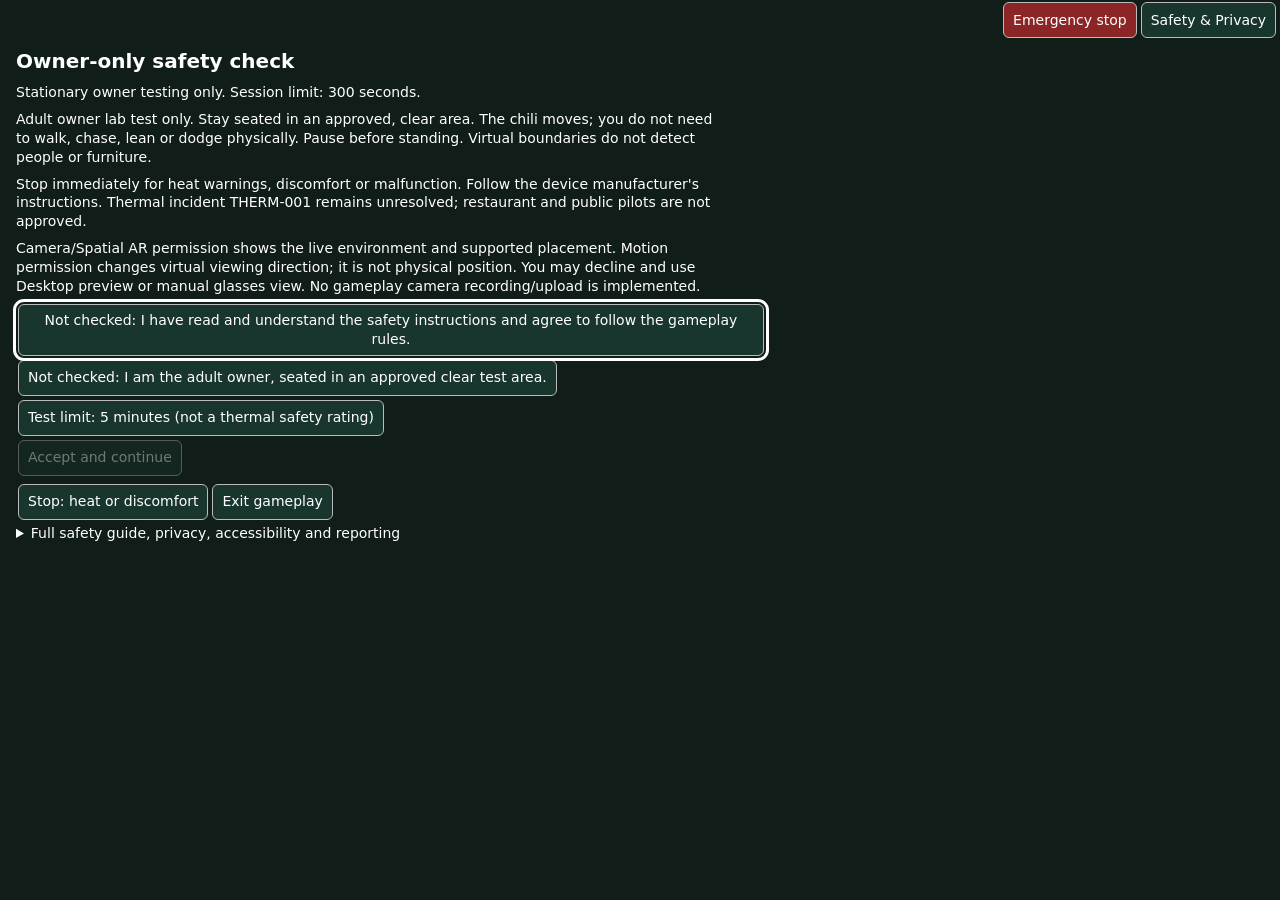
<file: site/index.html>
<!doctype html><html lang="en"><head>
<meta charset="UTF-8"><meta name="viewport" content="width=device-width,initial-scale=1,viewport-fit=cover"><meta name="theme-color" content="#14211e"><title>Chili Chase AR</title>  <script type="module" crossorigin src="./assets/phone-DCuYboCu.js"></script>
  <link rel="modulepreload" crossorigin href="./assets/modulepreload-polyfill-B5Qt9EMX.js">
  <link rel="modulepreload" crossorigin href="./assets/preload-helper-PPVm8Dsz.js">
</head><body>
<video id="camera" autoplay muted playsinline aria-label="Live rear camera"></video>
<canvas id="game" aria-label="Chili AR scene. Drag to aim independently of viewing direction."></canvas>
<main id="hud" data-layout="smart">
<div id="aim-surface" aria-label="Touch aiming surface"></div>
<header><h1>Chili Chase</h1><span><b id="xp">0</b> XP · <b id="tokens">0</b> practice tokens</span></header>
<p id="mode">Real world AR prototype</p><p id="message" role="status" aria-live="polite">Preparing your chili…</p>
<div id="stats">Health <b id="health">100</b> · Ammo <b id="ammo">30</b> · Score <b id="score">0</b> · Wave <b id="wave">1</b></div>
<details id="settings"><summary>Options</summary><label>HUD <select id="hud-mode"><option value="natural">Natural AR</option><option value="smart" selected>Smart HUD</option><option value="full">Full mobile HUD</option></select></label>
<nav><button id="pause">Pause</button><button id="again">New chili</button><button id="motion">Enable device view</button><button id="recenter">Recenter view</button><button id="exit">Exit</button><button id="debug">Details</button><button id="place" hidden>Place chili</button><button id="cover" hidden>Mark cover</button></nav>
<nav class="platform-links" aria-label="Chili Chase tools"><a href="./admin.html">World Builder / Admin</a><a href="./glasses.html">Glasses gameplay</a></nav>
<label>Placement <select id="surface-kind"><option value="floor">Floor / tabletop</option><option value="wall">Wall</option><option value="ceiling">Ceiling (if detected)</option></select></label><button id="inspect-assets">Check original drone assets</button>
<label>Sound <input id="volume" type="range" min="0" max="1" step=".05" value=".3"></label><label><input id="mute" type="checkbox"> Mute</label>
<label>Personality <select id="personality"><option value="trickster">Trickster</option><option value="coward">Coward</option><option value="fighter">Fighter</option><option value="sneaky">Sneaky</option><option value="show-off">Show-off</option></select> (next chili)</label>
<label><input id="flight-clear" type="checkbox"> I checked the space above this patch is clear</label><button id="drone-arrival">Drone arrival</button>
</details><p id="rodeo-status" hidden role="status"></p><button id="start-rodeo" hidden>Start Token Rush</button><p id="movement-status" hidden role="status"></p><div id="placement-actions"><button id="boundary" hidden>Map movement patch</button><button id="corner" hidden>Mark corner</button></div>
<div id="aim" aria-hidden="true"></div><div id="move-pad" hidden aria-label="Preview movement joystick">MOVE<br>preview only</div><button id="capture" disabled>Tag chili</button><p id="chili-vision-status" role="status" aria-live="polite" style="margin:.2em 0;font-size:.8em;opacity:.75">Chili Vision: off</p><pre id="diagnostics" hidden></pre>
<section id="launch"><div class="card"><h2>Chilis in your surroundings.</h2><p>Open your camera, drag your finger to aim, then tag a chili twice to catch it. View movement influences its attention independently of your aim.</p><p>Supported phones use spatial AR surface placement. Camera overlay is a demonstration without world tracking, depth, or occlusion.</p><button id="start" disabled>Loading character…</button><button id="overlay" disabled>Camera overlay</button><button id="preview" disabled>Desktop preview</button><p id="loading">Loading original animated chili</p></div></section>
</main></body></html>
</file>
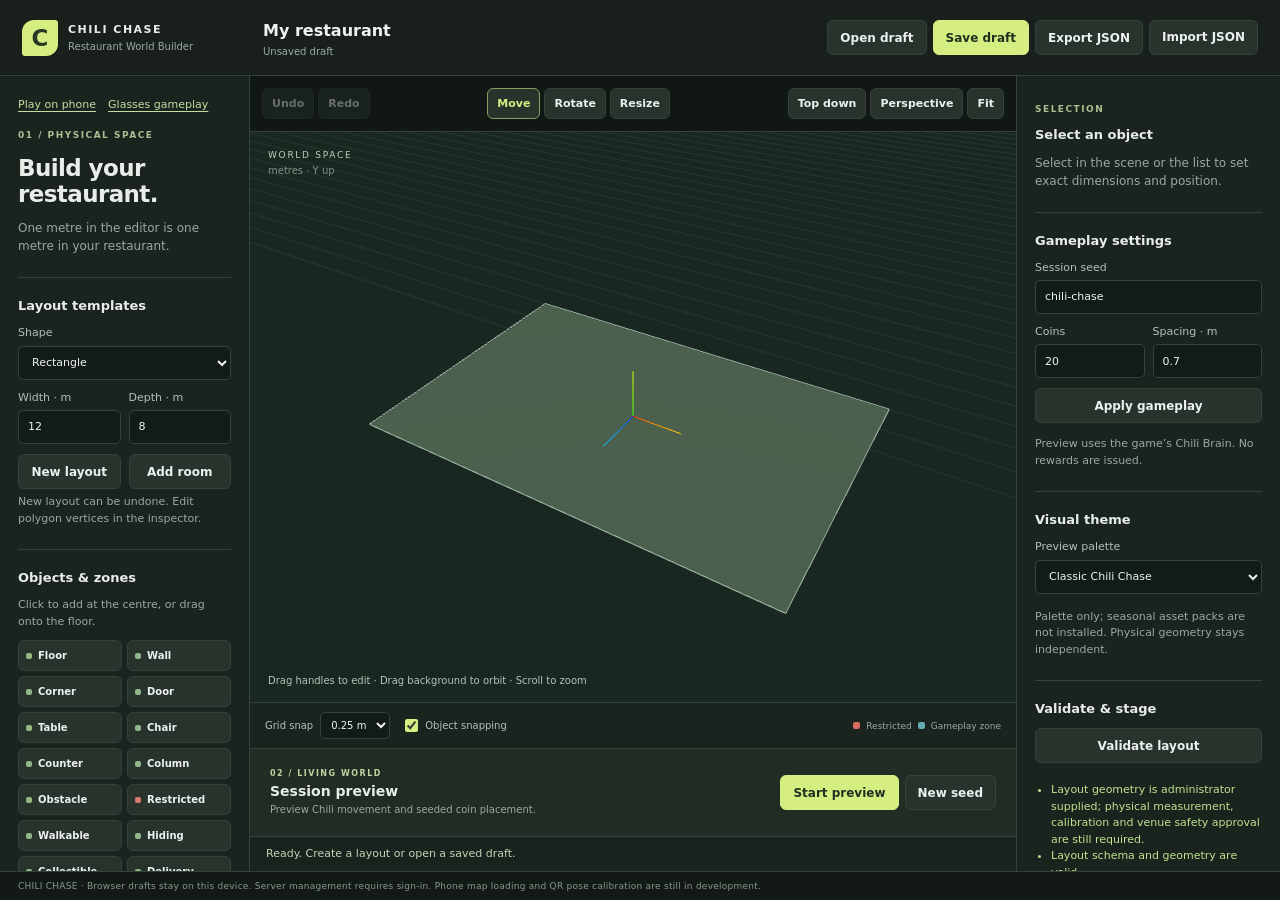
<file: site/admin.html>
<!doctype html>
<html lang="en">
<head><meta charset="UTF-8"><meta name="viewport" content="width=device-width,initial-scale=1"><meta name="color-scheme" content="dark"><title>Chili Chase · World Builder</title>  <script type="module" crossorigin src="./assets/admin-CTJxmM2O.js"></script>
  <link rel="modulepreload" crossorigin href="./assets/modulepreload-polyfill-B5Qt9EMX.js">
  <link rel="modulepreload" crossorigin href="./assets/defense-pose-CPFj2ICZ.js">
  <link rel="modulepreload" crossorigin href="./assets/world-environment-VU_yLYK3.js">
  <link rel="modulepreload" crossorigin href="./assets/presence-DaGJuib7.js">
  <link rel="stylesheet" crossorigin href="./assets/admin-BKY9SyTE.css">
</head>
<body>
  <div id="builder">
    <header class="app-header"><div class="brand"><span class="brand-mark">C</span><div><strong>CHILI CHASE</strong><span>Restaurant World Builder</span></div></div><div class="document-title"><input id="world-name" aria-label="Restaurant name" maxlength="100"><span id="save-state">Unsaved draft</span></div><div class="file-actions"><button id="load">Open draft</button><button id="save" class="accent">Save draft</button><button id="export">Export JSON</button><label class="button">Import JSON<input type="file" id="import" accept=".json,application/json" hidden></label></div></header>
    <aside class="library panel">
      <nav class="platform-links" aria-label="Chili Chase platform"><a href="./index.html">Play on phone</a><a href="./glasses.html">Glasses gameplay</a></nav>
      <p class="eyebrow">01 / Physical space</p><h1>Build your restaurant.</h1><p class="muted">One metre in the editor is one metre in your restaurant.</p>
      <section><h2>Layout templates</h2><label>Shape<select id="template"></select></label><div class="two"><label>Width · m<input id="template-width" type="number" min="1" max="100" value="12" step=".5"></label><label>Depth · m<input id="template-depth" type="number" min="1" max="100" value="8" step=".5"></label></div><div class="two"><button id="new-layout">New layout</button><button id="add-room">Add room</button></div><p class="hint">New layout can be undone. Edit polygon vertices in the inspector.</p></section>
      <section><h2>Objects & zones</h2><p class="hint">Click to add at the centre, or drag onto the floor.</p><div id="palette" class="palette"></div></section>
      <section><h2>Scene <span id="object-count"></span></h2><div id="scene-tree" class="scene-tree" aria-label="Scene objects"></div></section>
    </aside>
    <main class="workspace">
      <div class="toolbar"><div><button id="undo" title="Ctrl+Z">Undo</button><button id="redo" title="Ctrl+Shift+Z">Redo</button></div><div class="segmented" aria-label="Transform mode"><button id="move" aria-pressed="true">Move</button><button id="rotate" aria-pressed="false">Rotate</button><button id="resize" aria-pressed="false">Resize</button></div><div><button id="top">Top down</button><button id="perspective">Perspective</button><button id="frame">Fit</button></div></div>
      <div id="viewport" aria-label="Interactive restaurant layout"><div class="view-badge">WORLD SPACE <span>metres · Y up</span></div><div class="view-help">Drag handles to edit · Drag background to orbit · Scroll to zoom</div></div>
      <div class="view-settings"><label>Grid snap <select id="grid-snap"><option value="0">Off</option><option value=".1">0.1 m</option><option value=".25" selected>0.25 m</option><option value=".5">0.5 m</option><option value="1">1 m</option></select></label><label class="check"><input type="checkbox" id="object-snap" checked> Object snapping</label><div class="legend"><span class="swatch restricted"></span>Restricted<span class="swatch region"></span>Gameplay zone</div></div>
      <div class="preview-bar"><div><p class="eyebrow">02 / Living world</p><strong>Session preview</strong><p id="preview-status">Preview Chili movement and seeded coin placement.</p></div><div><button id="preview" class="accent">Start preview</button><button id="regenerate">New seed</button></div></div>
      <div id="status" role="status" aria-live="polite">Ready. Create a layout or open a saved draft.</div>
    </main>
    <aside class="inspector panel">
      <section><p class="eyebrow">Selection</p><h2 id="selection-name">Select an object</h2><form id="properties" hidden><label>Name<input id="item-name" maxlength="100"></label><div class="two"><label>X · m<input id="item-x" type="number" step=".25"></label><label>Z · m<input id="item-z" type="number" step=".25"></label></div><div class="two"><label>Width · m<input id="item-width" type="number" min=".05" step=".1"></label><label>Depth · m<input id="item-depth" type="number" min=".05" step=".1"></label></div><label id="height-field">Height · m<input id="item-height" type="number" min=".01" step=".1"></label><label>Rotation · degrees<input id="item-rotation" type="number" step="15"></label><label id="asset-field">Visual asset<select id="item-asset"><option value="">Simple geometry</option><option value="chili">Original Chili</option><option value="drone">Original drone</option><option value="cargo">Cargo crate</option><option value="token">Chili coin</option></select></label><label id="polygon-field" hidden>Local vertices · x,z per line<textarea id="item-points" rows="6" spellcheck="false"></textarea></label><button type="submit" class="accent full">Apply changes</button><div class="two"><button id="duplicate" type="button">Duplicate</button><button id="delete" type="button">Delete</button></div></form><p id="selection-help" class="muted">Select in the scene or the list to set exact dimensions and position.</p></section>
      <section><h2>Gameplay settings</h2><label>Session seed<input id="seed" maxlength="100" value="chili-chase"></label><div class="two"><label>Coins<input id="coin-count" type="number" min="0" max="200" value="20"></label><label>Spacing · m<input id="coin-spacing" type="number" min=".1" max="10" step=".1" value=".7"></label></div><button id="apply-gameplay" class="full">Apply gameplay</button><p class="hint">Preview uses the game’s Chili Brain. No rewards are issued.</p></section>
      <section><h2>Visual theme</h2><label>Preview palette<select id="theme"><option value="classic">Classic Chili Chase</option><option value="halloween">Halloween</option><option value="christmas">Christmas</option></select></label><p class="hint">Palette only; seasonal asset packs are not installed. Physical geometry stays independent.</p></section>
      <section><h2>Validate & stage</h2><button id="validate" class="full">Validate layout</button><ul id="validation" aria-live="polite"></ul><button id="publish" class="full">Stage local revision</button><p id="publish-status" class="hint">Saves a separate validated snapshot in this browser. Restaurant server publishing is not connected.</p></section>
      <section><h2>Restaurant administration</h2><p id="backend-info" class="hint">Browser draft editing is available here. Private restaurant data and server publication require an authenticated backend.</p><fieldset id="server-form" class="server-controls" disabled><legend class="hint">Local server sign-in</legend><label>Access token<input id="server-token" type="password" autocomplete="off" spellcheck="false"></label><div class="two"><button id="server-connect">Connect</button><button id="server-disconnect">Disconnect</button></div><label>Server restaurants<select id="server-worlds"><option value="">Choose a server draft</option></select></label><button id="server-open" class="full">Open server draft</button><div class="two"><button id="server-save">Save to server</button><button id="server-publish">Publish to server</button></div><button id="server-export-published" class="full" disabled>Export published map</button></fieldset><p class="hint">Published files contain configuration only. Applying layouts to phone AR and marker-based calibration are still in development.</p><p id="server-status" class="hint" role="status">Checking backend availability. No credentials are stored in browser storage.</p></section>
      <section><h2>Saved restaurants</h2><select id="saved-worlds" aria-label="Saved restaurants"><option value="">Choose a saved restaurant</option></select><button id="open-world" class="full">Open selected</button></section>
    </aside>
    <footer>CHILI CHASE · Browser drafts stay on this device. Server management requires sign-in. Phone map loading and QR pose calibration are still in development.</footer>
  </div>
</body></html>
</file>
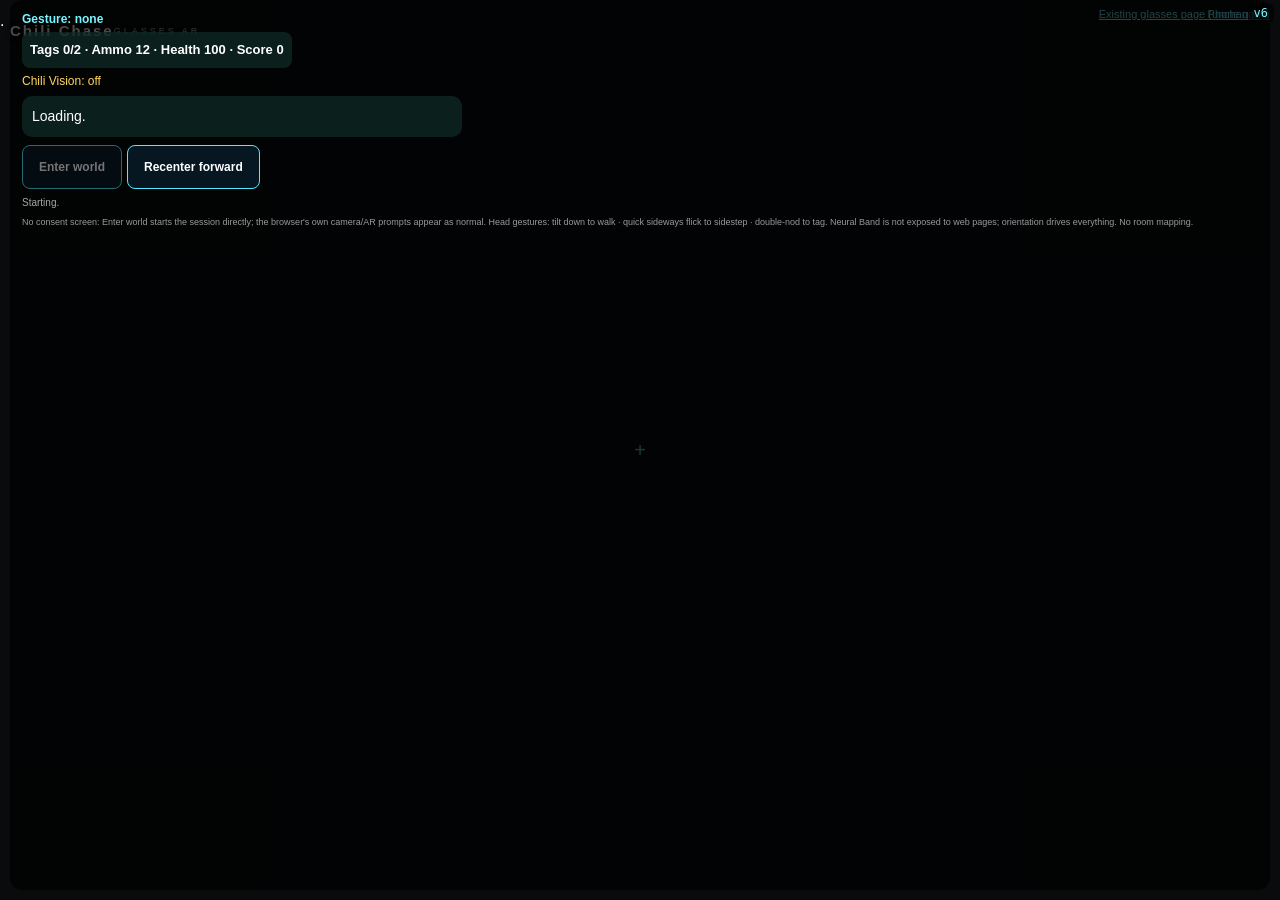
<file: site/glasses-ar.html>
<!doctype html>
<html lang="en"><head><meta charset="UTF-8">
<meta name="viewport" content="width=device-width, initial-scale=1, user-scalable=no">
<meta name="mrbd-web-app-capable" content="yes">
<title>Chili Chase · Glasses AR</title>  <script type="module" crossorigin src="./assets/glassesAr-BX5pPEJ-.js"></script>
  <link rel="modulepreload" crossorigin href="./assets/modulepreload-polyfill-B5Qt9EMX.js">
  <link rel="modulepreload" crossorigin href="./assets/defense-pose-CPFj2ICZ.js">
  <link rel="modulepreload" crossorigin href="./assets/ar-Cl9prLow.js">
  <link rel="stylesheet" crossorigin href="./assets/ar-BephR8cL.css">
  <link rel="stylesheet" crossorigin href="./assets/glassesAr-D6qmnoRx.css">
</head>
<body><main>
  <header><h1>Chili Chase</h1><span>GLASSES AR</span></header>
  <section id="play">
    <div id="stage" aria-label="Chili in an orientation-driven glasses encounter"></div>
    <div id="reticle" aria-hidden="true">+</div>
    <div id="hud">
      <p id="gesture">Gesture: none</p>
      <p id="stats">Tags 0/2 · Ammo 12 · Health 100 · Score 0</p>
      <p id="vision-status">Chili Vision: off</p>
      <p id="message" role="status">Loading.</p>
      <nav>
        <button id="enter" disabled title="Waiting for the scene to load">Enter world</button>
        <button id="recenter">Recenter forward</button>
      </nav>
      <p id="load-status">Starting.</p>
      <small>No consent screen: Enter world starts the session directly; the browser's own camera/AR prompts appear as normal.
      Head gestures: tilt down to walk · quick sideways flick to sidestep · double-nod to tag.
      Neural Band is not exposed to web pages; orientation drives everything. No room mapping.</small>
    </div>
  </section>
  <p><a href="./index.html">Phone game</a> · <a href="./glasses.html">Existing glasses page (unchanged)</a></p>
<script>
// Fallback game, in the spirit of the proven ar-chili-run page: the screen must
// never be blank and Enter world must always DO something. If the ES-module
// game never boots (module scripts unsupported, a load failure, or a script
// error before its error hooks), this classic script runs a self-contained
// 2D test scene with the real head-gesture controls: tilt down to walk,
// quick sideways flick to sidestep, double-nod to tag. Every handler is
// wrapped and any error is shown on screen via the message line.
(function () {
  var status = document.getElementById('load-status');
  var message = document.getElementById('message');
  var enter = document.getElementById('enter');
  var gestureEl = document.getElementById('gesture');
  var statsEl = document.getElementById('stats');
  var stage = document.getElementById('stage');
  var recenterBtn = document.getElementById('recenter');

  function say(text) { if (status) status.textContent = text; }
  function msg(text) { if (message) message.textContent = text; }
  function showErr(where, e) {
    var t = (e && e.message) ? e.message : String(e || 'unknown');
    msg('Fallback error in ' + where + ': ' + t + '. Reload to retry.');
  }

  // ---- shared orientation state (same thresholds as the module game) ----
  var baseA = null, baseB = null, yaw = 0, pitch = 0, haveOri = false;
  var refYaw = null, refPitch = null, prevS = null, yawVel = 0;
  var downSince = 0, walking = false, nodCount = 0, firstNodAt = 0, nodArmed = true;
  var lastFire = -1e9, flickCooldownUntil = 0;
  var TILT = 18, TILT_MS = 260, NOD = 12, FLICK_V = 150, FLICK_OFF = 14, NOD_GAP = 650, FLICK_CD = 700;
  var onGesture = null; // callback(event) set by the scene

  function wrap(fn) {
    return function (a, b) {
      try { return fn(a, b); } catch (e) { showErr('gesture update', e); }
    };
  }

  window.addEventListener('deviceorientation', wrap(function (t) {
    if (t && isFinite(t.alpha) && isFinite(t.beta)) {
      if (baseA === null) { baseA = t.alpha; baseB = t.beta; }
      yaw = ((t.alpha - baseA + 180) % 360 + 360) % 180 - 180;
      pitch = t.beta - baseB;
      haveOri = true;
    }
  }));

  function recenter() {
    baseA = null; baseB = null; refYaw = null; refPitch = null;
    msg('Forward recentered. Head level = looking straight ahead.');
  }
  if (recenterBtn) recenterBtn.onclick = wrap(recenter);

  function gestureUpdate(now) {
    var r = { forward: false, sidestep: 0, fire: false, event: 'none' };
    if (!haveOri || !isFinite(yaw) || !isFinite(pitch)) return r;
    if (refYaw === null) { refYaw = yaw; refPitch = pitch; }
    var ry = yaw - refYaw, rp = pitch - refPitch;
    if (prevS) {
      var dt = Math.max(0.001, (now - prevS.at) / 1000);
      var v = (ry - prevS.yaw) / dt;
      yawVel = yawVel * 0.5 + v * 0.5;
    }
    prevS = { yaw: ry, pitch: rp, at: now };
    if (now >= flickCooldownUntil && Math.abs(yawVel) > FLICK_V && Math.abs(ry) > FLICK_OFF) {
      r.sidestep = yawVel > 0 ? 1 : -1;
      r.event = r.sidestep > 0 ? 'sidestep-right' : 'sidestep-left';
      yawVel = 0; flickCooldownUntil = now + FLICK_CD;
    }
    if (rp > TILT) {
      if (!downSince) downSince = now;
      if (!walking && now - downSince >= TILT_MS) {
        walking = true;
        r.event = r.event === 'none' ? 'walk-start' : r.event;
      }
    } else {
      downSince = 0;
      if (walking) { walking = false; }
    }
    r.forward = walking;
    if (nodArmed && rp > NOD && now - lastFire > 900) {
      if (nodCount && now - firstNodAt <= NOD_GAP) {
        nodCount = 0; nodArmed = false; lastFire = now;
        r.fire = true; r.event = 'fire';
      } else { nodCount = 1; firstNodAt = now; }
    }
    if (rp < 4) {
      nodArmed = now - lastFire > 900;
      if (nodCount && now - firstNodAt > NOD_GAP) nodCount = 0;
    }
    return r;
  }

  // ---- the fallback scene ----
  var sceneOn = false, canvas = null, ctx = null, t0 = 0, lastT = 0;
  var chiliDist = 6, chiliX = 0, score = 0, tags = 0, ammo = 12, walkPhase = 0;

  function statsLine() {
    if (statsEl) statsEl.textContent = 'Tags ' + tags + '/2 · Ammo ' + ammo + ' · Health 100 · Score ' + score;
  }

  function draw() {
    if (!ctx) return;
    var now = performance.now();
    var dt = Math.min(0.05, Math.max(0, (now - lastT) / 1000));
    lastT = now;
    var g;
    try { g = gestureUpdate(now); } catch (e) { showErr('scene loop', e); return; }
    if (g.event !== 'none' && gestureEl) gestureEl.textContent = 'Gesture: ' + g.event;
    if (onGesture) { try { onGesture(g, dt); } catch (e) { showErr('scene logic', e); } }

    var w = canvas.width, hgt = canvas.height;
    ctx.fillStyle = '#11151b';
    ctx.fillRect(0, 0, w, hgt);
    // Ground grid, scrolling while walking.
    var scroll = walkPhase * 40;
    ctx.strokeStyle = 'rgba(255,255,255,0.12)';
    ctx.lineWidth = 1;
    ctx.beginPath();
    for (var i = 0; i < 12; i++) {
      var y = hgt * 0.55 + i * i * 2.2;
      ctx.moveTo(0, y); ctx.lineTo(w, y);
    }
    for (var x = -6; x <= 6; x++) {
      var gx = w / 2 + x * 40 - (chiliX * 40) - (scroll % 40);
      ctx.moveTo(gx, hgt * 0.55);
      ctx.lineTo(w / 2 + x * 160 - chiliX * 160, hgt);
    }
    ctx.stroke();
    // Chili placeholder: nearer = bigger; off to the side when yawed away.
    var size = Math.max(6, 260 / Math.max(0.6, chiliDist));
    var bob = Math.sin(now / 500) * size * 0.12;
    var cx = w / 2 - chiliX * (w * 0.35);
    var cy = hgt * 0.45 + bob - (6 - chiliDist) * 4;
    ctx.fillStyle = '#d92222';
    ctx.beginPath();
    ctx.ellipse(cx, cy, size * 0.5, size, Math.sin(now / 1000) * 0.15, 0, Math.PI * 2);
    ctx.fill();
    ctx.fillStyle = '#3fae4a';
    ctx.beginPath();
    ctx.ellipse(cx, cy - size * 1.05, size * 0.22, size * 0.36, -0.4, 0, Math.PI * 2);
    ctx.fill();
    // Distance hint.
    ctx.fillStyle = '#7af5ff';
    ctx.font = '12px Arial';
    ctx.fillText('chili ' + chiliDist.toFixed(1) + 'm ahead' + (walking ? ' · walking' : ''), 10, hgt * 0.55 - 8);
    requestAnimationFrame(draw);
  }

  function sceneLogic(g, dt) {
    if (g.forward) {
      walkPhase += dt * 2.2;
      chiliDist -= dt * 2.2;
      if (chiliDist <= 0.6) { chiliDist = 0.6; }
    }
    if (g.sidestep) {
      chiliX -= g.sidestep * 0.5;
      if (chiliX > 2) chiliX = 2;
      if (chiliX < -2) chiliX = -2;
    }
    if (g.fire) {
      if (ammo > 0 && Math.abs(chiliX) < 0.6 && chiliDist < 4) {
        ammo--; tags++; score += 50;
        msg('Tagged the chili! +50. It reappears further away.');
        chiliDist = 6 + tags * 1.5; chiliX = 0;
      } else if (ammo > 0) {
        ammo--;
        msg('Missed. Line the chili up in the middle (flick to sidestep), get closer (tilt down to walk), then double-nod.');
      } else {
        msg('Out of ammo in the test scene - reload the page to restart it.');
      }
    }
    statsLine();
  }

  function buildCanvas() {
    if (!stage || canvas) return;
    canvas = document.createElement('canvas');
    canvas.width = window.innerWidth; canvas.height = window.innerHeight;
    canvas.style.cssText = 'position:fixed;inset:0;z-index:1;';
    stage.appendChild(canvas);
    ctx = canvas.getContext('2d');
  }

  function startFallback() {
    buildCanvas();
    if (!ctx) { msg('Fallback error: could not create the test-scene canvas. Reload to retry.'); return; }
    if (!sceneOn) {
      sceneOn = true;
      onGesture = sceneLogic;
      t0 = lastT = performance.now();
      requestAnimationFrame(draw);
      msg('Fallback world ACTIVE. Head-gesture controls live: tilt down to walk · quick sideways flick to sidestep · double-nod to tag the chili when it is close and centered.');
      if (gestureEl) gestureEl.textContent = 'Gesture: listening';
    } else {
      msg('Fallback world already active. Tilt down to walk · flick to sidestep · double-nod to tag.');
    }
    if (!haveOri) {
      msg('Fallback world ACTIVE, but no head-orientation data yet - move your head slightly; if gestures still do nothing, this browser blocks deviceorientation.');
    }
  }

  // ---- v6: version stamp + guaranteed synchronous Enter-world reaction ----
  var v6Stamp = document.createElement('div');
  v6Stamp.textContent = 'v6';
  v6Stamp.style.cssText = 'position:fixed;top:4px;right:6px;z-index:99;color:#7af5ff;font:12px monospace;background:rgba(0,0,0,0.6);padding:2px 6px;border-radius:4px;';
  document.body.appendChild(v6Stamp);

  function v6Enter(ev) {
    try {
      if (ev) { try { ev.stopImmediatePropagation(); } catch (e2) {} }
      var card = document.querySelector('#hud small');
      if (card) card.style.display = 'none';
      msg('Fallback world ACTIVE');
      if (status) status.textContent = 'v6 fallback world started.';
      startFallback();
    } catch (e) { showErr('Enter world v6', e); }
  }
  if (enter) enter.addEventListener('click', v6Enter, true);

  // Enter world must never be a dead button: start (or confirm) the fallback
  // world, and surface any error on screen instead of failing silently.
  if (enter) {
    enter.onclick = function () {
      try { startFallback(); } catch (e) { showErr('Enter world', e); }
    };
  }

  // ---- takeover timer ----
  var checked = 0;
  var timer = setInterval(function () {
    checked++;
    if (window.__glassesARLoading === false && !window.__glassesARFailed) {
      clearInterval(timer); return; // module game owns the page now
    }
    if (checked < 40) return; // give the module game ~20 seconds
    clearInterval(timer);
    try {
      // Take over whether the module never started OR reported its own failure.
      if (enter) { enter.disabled = false; enter.title = ''; }
      buildCanvas(); // idle scene renders immediately
      if (ctx) {
        lastT = performance.now();
        requestAnimationFrame(draw); // ambient scene; controls engage on Enter world
      }
      say('Game module did not start. Fallback scene ready - press Enter world.');
      msg('Fallback mode: the full game could not start in this browser. Press Enter world to start the test scene with head-gesture controls (tilt down to walk · flick to sidestep · double-nod to tag).');
    } catch (e) {
      showErr('fallback setup', e);
      if (enter) { enter.disabled = false; }
    }
  }, 500);
})();
</script>
</body></html>
</file>
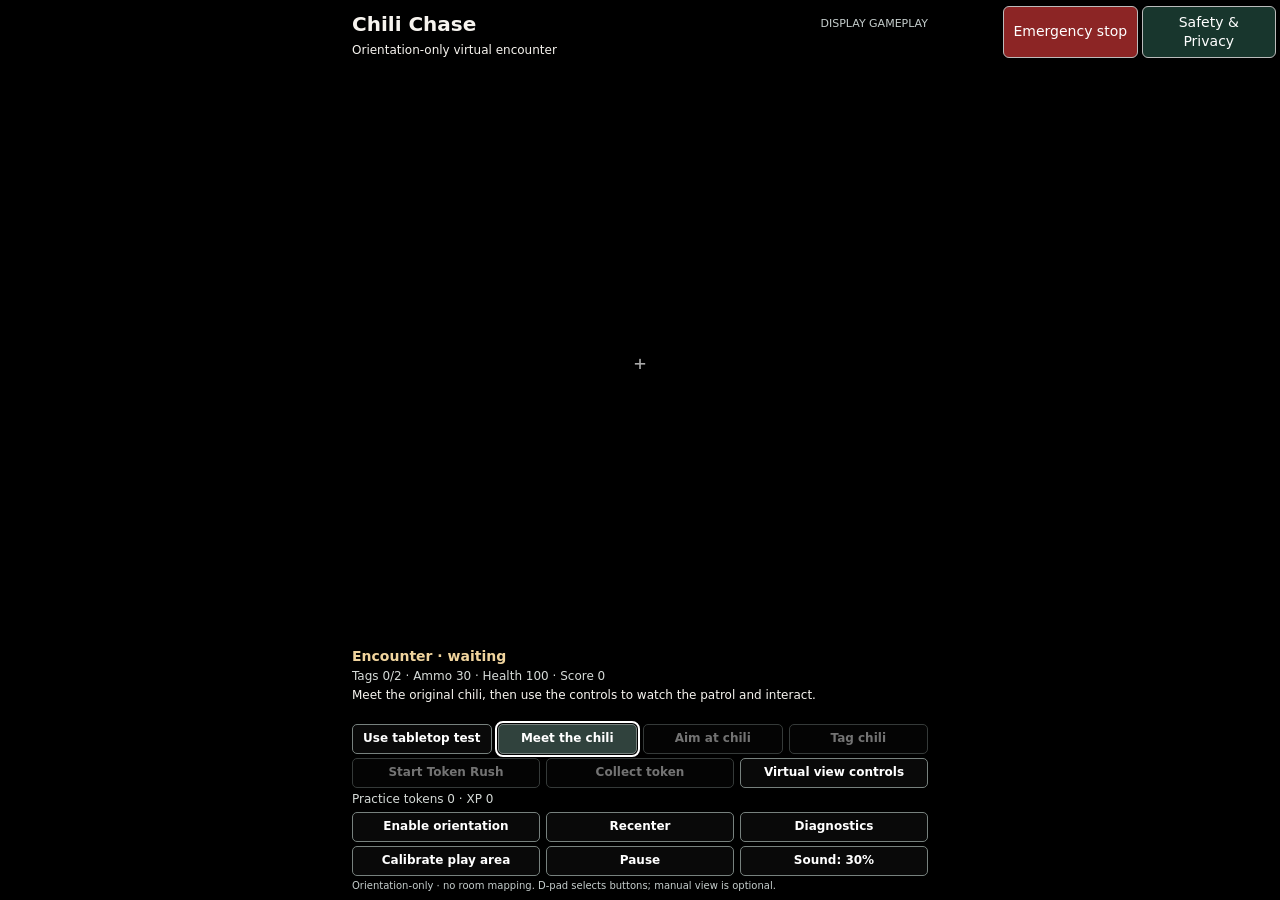
<file: site/glasses.html>
<!doctype html>
<html lang="en"><head><meta charset="UTF-8"><meta name="viewport" content="width=device-width, initial-scale=1">
<meta name="mrbd-web-app-capable" content="yes"><title>Chili Chase · Display gameplay</title>  <script type="module" crossorigin src="./assets/glasses-RAJfqKbF.js"></script>
  <link rel="modulepreload" crossorigin href="./assets/modulepreload-polyfill-B5Qt9EMX.js">
  <link rel="modulepreload" crossorigin href="./assets/preload-helper-PPVm8Dsz.js">
  <link rel="modulepreload" crossorigin href="./assets/game-actions-8QkDBSdO.js">
  <link rel="stylesheet" crossorigin href="./assets/game-actions-C5Al7ISZ.css">
  <link rel="stylesheet" crossorigin href="./assets/glasses-COKdPiqB.css">
</head>
<body><main>
  <header><h1>Chili Chase</h1><span>DISPLAY GAMEPLAY</span></header>
  <section id="play">
    <div id="stage" aria-label="Independent chili in an orientation-only virtual encounter"></div>
    <div id="reticle" aria-hidden="true">+</div><p id="target">Orientation-only virtual encounter</p>
    <div id="hud">
    <p id="encounter">Encounter · waiting</p><p id="stats">Tags 0/2 · Ammo 30 · Health 100 · Score 0</p>
    <p id="message" role="status">Meet the original chili, then use the controls to watch the patrol and interact.</p>
    <nav><button id="presentation">Use tabletop test</button><button id="load">Meet the chili</button><button id="aim" disabled>Aim at chili</button><button id="attack" disabled>Tag chili</button></nav>
    <nav><button id="start-rodeo" disabled>Start Token Rush</button><button id="collect" disabled>Collect token</button><button id="view-mode">Virtual view controls</button></nav>
    <div id="rodeo-hud" hidden><p id="round-status"></p><meter id="tension" min="0" max="1" low=".3" high=".76" optimum=".52" value=".52" aria-label="Rope tension"></meter></div>
    <p id="wallet">Practice tokens 0 · XP 0</p>
    <nav><button id="orientation">Enable orientation</button><button id="recenter">Recenter</button><button id="details">Diagnostics</button></nav>
    <nav><button id="calibrate">Calibrate play area</button><button id="pause-game">Pause</button><button id="sound">Sound: 30%</button><button id="radius" hidden>Virtual square: 7.315 m</button><button id="eye-height" hidden>Eye height: 1.6 m</button><button id="near-distance" hidden>Closest: 0.7 m</button></nav>
    <section id="calibration" hidden>
      <p id="calibration-info">Virtual boundaries in metres; not a room scan.</p>
      <nav><button id="calibration-field">Adjust: forward</button><button id="calibration-less">− 0.1 m</button><button id="calibration-more">+ 0.1 m</button></nav>
      <nav><button id="preview-range">Preview near</button><button id="save-calibration">Save</button><button id="reload-calibration">Reload saved</button><button id="finish-calibration">Done</button></nav>
    </section>
    <small>Orientation-only · no room mapping. D-pad selects buttons; manual view is optional.</small>
    </div>
  </section>
  <section id="report" hidden><pre id="diagnostics"></pre><p><a href="./index.html">Phone game</a> · <a href="./admin.html">World Builder / Admin</a></p><button id="back">Return to chili</button></section>
</main></body></html>
</file>
<file: site/assets/admin-BKY9SyTE.css>
:root{font-family:Inter,Segoe UI,system-ui,sans-serif;color:#e9ede8;background:#111715;font-synthesis:none;font-size:14px;--muted:#9ba8a0;--line:#354139;--accent:#d6ed81;--panel:#1b231f}*{box-sizing:border-box}body{margin:0}button,input,select,textarea{font:inherit}button,.button{display:inline-flex;align-items:center;justify-content:center;min-height:35px;padding:7px 12px;border:1px solid var(--line);border-radius:6px;background:#28332c;color:#edf1ed;cursor:pointer;text-decoration:none;font-size:12px;font-weight:600;white-space:nowrap}button:hover,.button:hover{background:#36453a;border-color:#7b916f}button:disabled{opacity:.4;cursor:default}button.accent{background:var(--accent);border-color:var(--accent);color:#203020}button[aria-pressed=true]{color:var(--accent);border-color:#8b9c63}button:focus-visible,input:focus-visible,select:focus-visible,textarea:focus-visible,.button:focus-within{outline:2px solid var(--accent);outline-offset:2px}input,select,textarea{width:100%;min-height:34px;padding:7px 9px;color:#eff3ed;background:#131b17;border:1px solid var(--line);border-radius:5px}textarea{resize:vertical}label{display:block;color:#b5c0b6;font-size:11px;line-height:1.4}label input,label select,label textarea{margin:5px 0 10px}h1{font-size:23px;font-weight:600;line-height:1.15;letter-spacing:-.6px;margin:12px 0}h2{font-size:13px;margin:0 0 12px;font-weight:600}p{line-height:1.5;margin:5px 0 10px}.muted,.hint{color:var(--muted);font-size:12px}.hint{font-size:11px}.eyebrow{font-size:9px;font-weight:700;letter-spacing:1.5px;text-transform:uppercase;color:#aebd91}.two{display:grid;grid-template-columns:1fr 1fr;gap:8px}.full{width:100%;margin-bottom:8px}#builder{display:grid;grid-template-columns:250px minmax(350px,1fr) 264px;grid-template-rows:76px minmax(0,1fr) 29px;height:100dvh;min-height:650px}.app-header{grid-column:1/-1;display:flex;align-items:center;gap:32px;padding:12px 22px;border-bottom:1px solid var(--line);background:#19201b}.brand{display:flex;gap:10px;align-items:center;min-width:209px}.brand-mark{display:grid;place-items:center;background:var(--accent);color:#273725;font-weight:800;font-size:23px;width:36px;height:36px;border-radius:12px 3px}.brand strong{display:block;letter-spacing:1.5px;font-size:11px}.brand span:not(.brand-mark){display:block;color:var(--muted);font-size:10px;margin-top:5px}.document-title{min-width:130px;flex:1}.document-title input{border:0;padding:0;min-height:24px;background:transparent;font-weight:600;font-size:16px}.document-title span{display:block;font-size:10px;color:var(--muted);margin-top:3px}.file-actions{display:flex;gap:6px}.panel{overflow:auto;background:var(--panel);padding:22px 18px}.library{border-right:1px solid var(--line)}.inspector{border-left:1px solid var(--line)}section{border-top:1px solid var(--line);padding-top:20px;margin-top:22px}.inspector section:first-child{border-top:0;padding-top:0;margin-top:0}.palette{display:grid;grid-template-columns:1fr 1fr;gap:5px}.palette button{justify-content:flex-start;font-size:10px;padding:7px;min-height:31px;text-transform:capitalize}.palette button:before{content:"";height:6px;width:6px;flex-shrink:0;background:#90b788;border-radius:2px;margin-right:6px}.palette button[data-type=restricted]:before{background:#d7796e}.scene-tree{display:flex;flex-direction:column;gap:3px;max-height:280px;overflow:auto}.scene-tree button{font-size:11px;justify-content:flex-start;border:0;min-height:30px;overflow:hidden;text-overflow:ellipsis;background:transparent}.scene-tree button[aria-pressed=true]{background:#35442b}.scene-tree small{color:var(--muted);margin-right:8px}.workspace{display:flex;flex-direction:column;min-width:0;min-height:0}.toolbar{display:flex;align-items:center;justify-content:space-between;gap:5px;padding:12px;border-bottom:1px solid var(--line);flex-wrap:wrap}.toolbar>div{display:flex;gap:4px}.toolbar button{padding:6px 9px;font-size:11px;min-height:31px}#viewport{position:relative;flex:1;min-height:260px;overflow:hidden;background:#121a16}#viewport canvas{display:block;width:100%;height:100%;touch-action:none}.view-badge{position:absolute;top:18px;left:18px;z-index:1;font-size:9px;letter-spacing:1.7px;color:#c2ceb7;pointer-events:none}.view-badge span{display:block;font-size:10px;letter-spacing:0;color:#7e9485;margin-top:5px}.view-help{position:absolute;bottom:16px;left:18px;right:18px;font-size:10px;color:#b6c2b7;pointer-events:none}.view-settings{display:flex;gap:15px;align-items:center;flex-wrap:wrap;padding:9px 15px;border-top:1px solid var(--line);background:#1b231f}.view-settings label{display:flex;align-items:center;gap:7px;font-size:10px}.view-settings input,.view-settings select{margin:0;min-height:27px;padding:3px 6px;width:auto}.check input{accent-color:var(--accent);width:13px}.legend{display:flex;gap:6px;align-items:center;color:var(--muted);font-size:9px;margin-left:auto}.swatch{display:inline-block;width:7px;height:7px;border-radius:2px}.restricted{background:#d96c60}.region{background:#64acb1}.preview-bar{display:flex;align-items:center;justify-content:space-between;padding:16px 20px;border-top:1px solid var(--line);background:#212c24;gap:10px}.preview-bar strong{font-size:14px}.preview-bar p{margin:3px 0;font-size:10px;color:var(--muted)}.preview-bar .eyebrow{font-size:8px;color:#c3d19e}.preview-bar>div:last-child{display:flex;gap:6px}#status{padding:10px 16px;font-size:11px;min-height:35px;color:#c3d5b7;background:#19221c;border-top:1px solid var(--line)}#status.error{color:#ffc1af}#validation{padding-left:16px;color:#f0b99b;font-size:11px;line-height:1.5}#validation.valid{color:#bfe38e}#object-count{color:var(--muted);font-weight:400}footer{grid-column:1/-1;display:flex;align-items:center;border-top:1px solid var(--line);padding:0 18px;font-size:9px;letter-spacing:.25px;color:#89988b;background:#131a15}[hidden]{display:none!important}@media(max-width:1150px){#builder{grid-template-columns:210px minmax(300px,1fr) 225px}.app-header{gap:14px}.brand{min-width:180px}.panel{padding:17px 13px}.file-actions{gap:4px}.file-actions button,.file-actions .button{font-size:10px;padding:6px}.toolbar{justify-content:flex-start}}@media(max-width:850px){#builder{height:auto;min-height:100dvh;grid-template-columns:1fr 1fr;grid-template-rows:auto 520px auto auto}.app-header{flex-wrap:wrap;gap:12px}.file-actions{width:100%}.workspace{grid-column:1/-1;grid-row:2}.library,.inspector{overflow:visible;border-top:1px solid var(--line)}footer{padding:10px 14px;line-height:1.6}.document-title{flex:1}.brand{min-width:170px}}@media(prefers-reduced-motion:reduce){*{scroll-behavior:auto}}.platform-links{display:flex;gap:12px;flex-wrap:wrap;margin-bottom:18px;font-size:11px}.platform-links a{color:#c2dea2;text-underline-offset:3px}.server-controls{border:0;margin:0;padding:0;min-width:0}.server-controls:disabled{opacity:.5}
</file>
<file: site/assets/ar-BephR8cL.css>
:root{font-family:system-ui,sans-serif;color:#fff;background:#14211e;color-scheme:dark}*{box-sizing:border-box}body{margin:0}#camera,#game{position:fixed;inset:0;width:100%;height:100%;object-fit:cover}#camera{z-index:0}#game{z-index:1;touch-action:none}#hud{position:fixed;inset:0;z-index:2;pointer-events:none;padding:env(safe-area-inset-top) 16px env(safe-area-inset-bottom)}button,details,#launch{pointer-events:auto}header{display:flex;justify-content:space-between;align-items:center;padding-top:14px;text-shadow:0 1px 5px #000}h1{font-size:22px;margin:0}#mode{font-size:12px;max-width:90%;background:#102b27d9;padding:8px;border-radius:9px}#message{max-width:440px;font-size:14px;background:#102b27b8;padding:10px;border-radius:10px}button{border:1px solid #ffffff55;border-radius:20px;padding:10px 15px;background:#16382fee;color:#fff;min-height:44px;cursor:pointer}button:disabled{opacity:.5}nav{display:flex;flex-wrap:wrap;gap:5px}#capture{position:absolute;bottom:28px;right:20px;background:#da512b;font-size:18px;padding:18px 25px}#aim{position:absolute;left:50%;top:50%;width:26px;height:26px;border:2px solid white;border-radius:50%;transform:translate(-50%,-50%);box-shadow:0 0 5px #000;pointer-events:none}#launch{position:absolute;inset:0;background:#10231de8;display:grid;place-items:center;padding:20px}#launch[hidden],[hidden]{display:none!important}.card{width:min(440px,100%);background:#1d3c32;padding:28px;border-radius:24px}.card h2{font-size:30px}.card p{line-height:1.5}.card button{margin:4px}#diagnostics{position:absolute;bottom:100px;left:10px;max-width:95%;max-height:45vh;overflow:auto;background:#000b;padding:10px;font-size:11px;pointer-events:auto}#loading{font-size:12px;color:#d1dfd7}#overlay,#preview{font-size:13px}#move-pad{position:absolute;bottom:25px;left:20px;width:100px;height:100px;border-radius:50%;background:#16382fcc;border:1px solid #ffffff55;pointer-events:auto;touch-action:none;display:grid;place-content:center;text-align:center;font-size:12px}#stats{font-size:13px;background:#102b27b8;border-radius:8px;padding:8px;display:inline-block}#settings{margin-top:8px;max-width:480px;background:#102b27d9;border-radius:10px;padding:8px}summary{cursor:pointer;min-height:28px}#settings nav{margin-top:8px}#hud[data-layout=natural] header,#hud[data-layout=natural] #stats{display:none}#hud[data-layout=natural] #message{font-size:12px;background:#102b2770}#hud[data-layout=full] #stats{font-size:16px;padding:12px}#hud[data-layout=full] #capture{width:110px;height:110px;border-radius:50%}#aim{border-color:#87e9ff;box-shadow:0 0 8px #00bfff88}select{padding:8px;border-radius:8px}#aim-surface{position:absolute;inset:0;pointer-events:auto;touch-action:none;z-index:0}#hud header,#hud>p,#stats,#settings,#placement-actions{position:relative;z-index:1}#capture,#aim,#move-pad,#diagnostics{z-index:2}#launch{z-index:3}#placement-actions{display:flex;gap:6px;margin-top:8px}#aim{border-color:#bdcdd2;box-shadow:0 1px 4px #0008;width:22px;height:22px}#hud[data-layout=full] #capture{width:86px;height:86px;font-size:16px}#capture{background:#9f4a32}#placement-actions{flex-wrap:wrap;font-size:12px}#placement-actions button{font-size:12px;padding:8px 12px}#movement-status{font-size:12px;max-width:440px;padding:8px;background:#192922d9;border-left:2px solid #cfb881;border-radius:5px}#settings label{display:block;margin:6px 0;font-size:12px}#settings[open]{max-height:38vh;overflow:auto}#settings input{pointer-events:auto}#start-rodeo{position:relative;z-index:1;margin-top:8px}#rodeo-status{max-width:440px;background:#15251ddd;padding:8px;font-size:13px;border-left:2px solid #d2b67b}#hud[data-rodeo=true] #stats{display:none}.platform-links{display:flex;flex-wrap:wrap;gap:14px;margin-top:12px;font-size:12px}.platform-links a{color:#c4e6d5;pointer-events:auto;text-underline-offset:3px}.card{max-height:calc(100dvh - 40px);overflow:auto}.native-ar,.native-ar body{background:transparent}.native-ar #camera,.native-ar #overlay,.native-ar #preview{display:none}.native-ar #launch{background:#10231db8}
</file>
<file: site/assets/glassesAr-D6qmnoRx.css>
html,body{margin:0;height:100%;overflow:hidden;background:#090b0d;color:#fff;font-family:Arial,sans-serif;touch-action:none}canvas{display:block}header{position:fixed;top:8px;left:10px;z-index:20}header h1{margin:0;font-size:15px;letter-spacing:2px}header span{font-size:9px;opacity:.7;letter-spacing:3px}#stage{position:fixed;inset:0}#reticle{position:fixed;left:50%;top:50%;transform:translate(-50%,-50%);z-index:20;color:#7af5ff;font-size:20px;pointer-events:none;opacity:.8}#hud{position:fixed;bottom:10px;left:10px;right:10px;z-index:30;background:#000000b8;border-radius:12px;padding:10px 12px;font-size:12px;line-height:1.5}#gesture{color:#7af5ff;font-weight:700;margin:0 0 4px}#stats{margin:0 0 4px;font-weight:700}#vision-status{margin:0 0 6px;color:#ffd85e}#message{margin:0 0 8px}button{border:1px solid #4feaff;background:#071722;color:#fff;padding:10px 16px;border-radius:8px;font-weight:700;font-size:12px}button:disabled{opacity:.45}#load-status{font-size:10px;opacity:.65;margin:6px 0 0}small{display:block;font-size:9px;opacity:.6;margin-top:6px;line-height:1.5}a{color:#7af5ff;font-size:11px}p a{position:fixed;top:8px;right:10px}
</file>
<file: site/assets/game-actions-C5Al7ISZ.css>
#safety{position:relative;z-index:10000;pointer-events:auto;color:#fff;font:14px/1.35 system-ui}#safety .safety-bar{position:fixed;right:4px;top:2px;display:flex;gap:4px;z-index:10001}#safety button{font:inherit;min-height:36px;border:1px solid #bbb;border-radius:6px;background:#18362d;color:#fff;padding:6px 9px;cursor:pointer}#safety button:focus-visible,#safety summary:focus-visible{outline:3px solid #fff;outline-offset:2px}#safety button:disabled{opacity:.4;cursor:default}#safety-stop{background:#8c2525!important}#safety-gate{position:fixed;inset:0;background:#101d18;z-index:10000;padding:48px 16px 20px;overflow:auto;box-sizing:border-box;text-align:left}#safety-gate[hidden],#safety [hidden]{display:none!important}#safety-gate h2{font-size:20px;margin:0 0 8px}#safety-gate p{max-width:700px;margin:8px 0}#safety-gate button{margin:4px 2px}#safety-ack-fields{max-width:750px}#safety-ack-fields button{display:block}#safety pre{white-space:pre-wrap}@media(prefers-reduced-motion:reduce){#safety *{animation:none!important;transition:none!important}}
</file>
<file: site/assets/glasses-COKdPiqB.css>
:root{font:14px/1.25 system-ui,sans-serif;color:#f7f4ef;background:#000;color-scheme:dark}*{box-sizing:border-box}body{margin:0}main{position:relative;max-width:600px;height:100dvh;margin:auto;padding:10px 12px;overflow:auto}header{height:28px;display:flex;align-items:center;justify-content:space-between}h1{font-size:20px;margin:0}header span,small{font-size:11px;color:#c5cdcc}#stage{position:absolute;top:38px;left:0;width:100%;height:calc(100% - 250px);min-height:150px}canvas{display:block;width:100%;height:100%}#reticle{position:absolute;top:calc(50% - 87px);left:calc(50% - 6px);color:#aaa;font:20px monospace;pointer-events:none}#reticle.ready{color:#f0d49d}#target{position:absolute;top:40px;left:12px;font-size:12px;pointer-events:none}#hud{position:absolute;bottom:8px;left:12px;right:12px;background:#000b}p{margin:3px 0;min-height:16px}#encounter{color:#f0d49d;font-weight:600}#stats,#wallet{font-size:12px;color:#d6dbd8}#message{height:32px;font-size:12px}nav{display:flex;gap:6px;margin:4px 0}button{font:600 12px/1.1 system-ui,sans-serif;border:1px solid #77817e;border-radius:5px;background:#1118;color:#fff;padding:6px;min-height:30px;flex:1}button:focus{outline:2px solid #fff;outline-offset:1px;background:#30423d}button:disabled{opacity:.45}#radius:disabled{display:none}small{display:block;font-size:10px}pre{font:12px/1.3 ui-monospace,monospace;white-space:pre-wrap;overflow-wrap:anywhere;max-height:calc(100dvh - 105px);overflow:auto}[hidden]{display:none!important}@media(max-height:500px){main{min-height:500px}}#reticle{transform:translateY(-50%)}#play{height:calc(100% - 28px)}#eye-height:disabled,#near-distance:disabled{display:none}meter{width:100%;height:10px}#rodeo-hud{font-size:12px}#calibration{background:#0e1715;padding:4px;border:1px solid #87958d}#calibration-info{font-size:11px;min-height:28px}#calibration nav button{font-size:11px}
</file>
